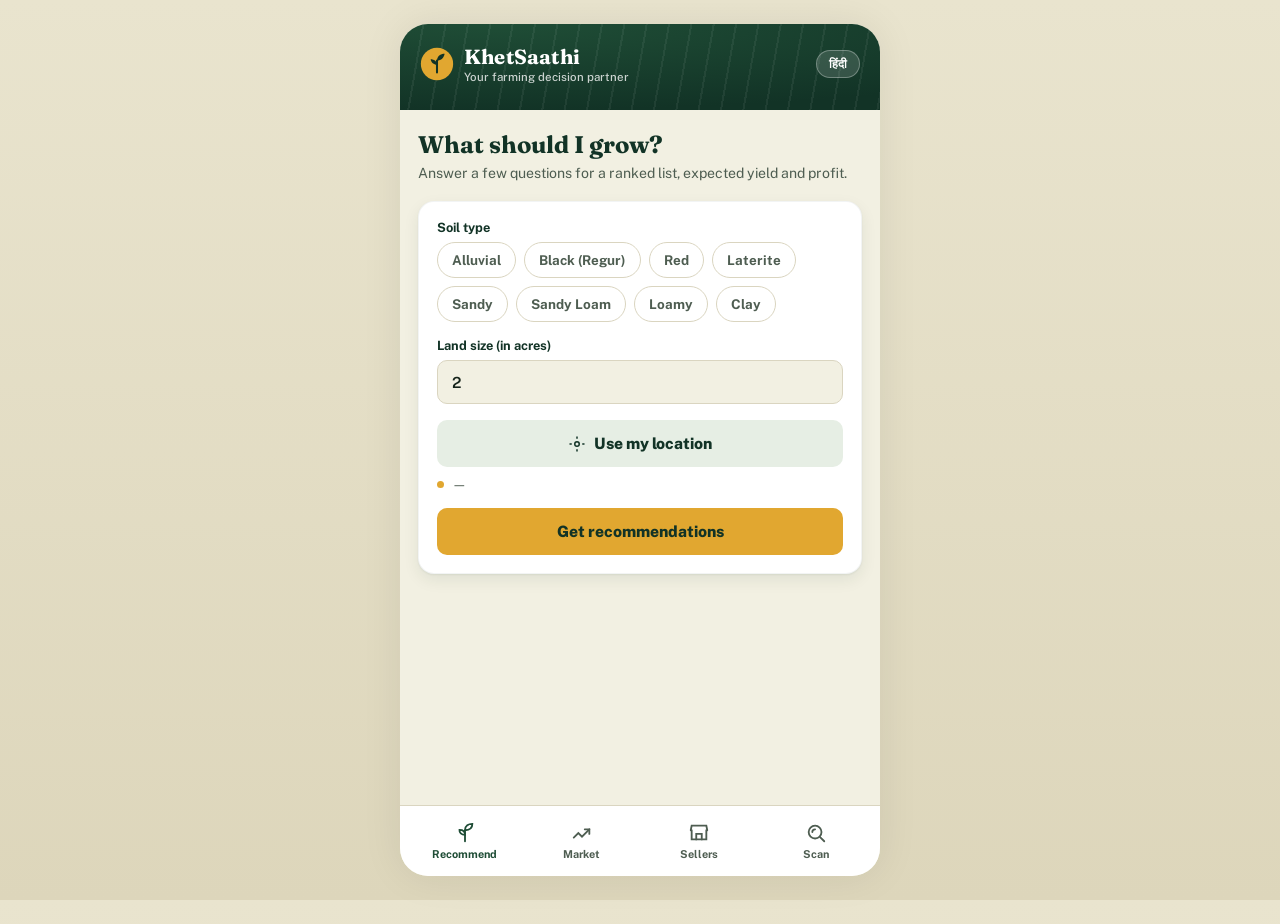
<file: Final KhetSaathi App/index.html>
<!DOCTYPE html>
<html lang="en">
<head>
<meta charset="UTF-8" />
<meta name="viewport" content="width=device-width, initial-scale=1, viewport-fit=cover" />
<title>KhetSaathi — Farming Decision Assistant</title>
<meta name="description" content="Free crop recommendation, market prices, nearby agri-input sellers and a plant disease scanner for farmers." />
<meta name="theme-color" content="#123326" />
<link rel="manifest" href="./manifest.json" />
<link rel="icon" href="./icons/icon-192.png" type="image/png" />
<link rel="apple-touch-icon" href="./icons/apple-touch-icon.png" />
<link rel="stylesheet" href="./css/style.css" />
</head>
<body>
<div class="app-shell">

  <!-- ===== Header ===== -->
  <header class="app-header furrow">
    <div class="app-header-row">
      <div class="brand">
        <svg class="brand-mark" viewBox="0 0 40 40" fill="none">
          <circle cx="20" cy="20" r="19" fill="#E1A730"/>
          <path d="M20 30V16" stroke="#123326" stroke-width="2.4" stroke-linecap="round"/>
          <path d="M20 16c0-5 4-8 9-8-1 5-4 8-9 8Z" fill="#123326"/>
          <path d="M20 21c0-4-3.5-6.5-7.5-6.5C13.3 18.2 15.9 21 20 21Z" fill="#123326"/>
        </svg>
        <div>
          <div class="brand-name" data-t="appName">KhetSaathi</div>
          <div class="brand-tagline" data-t="tagline">Your farming decision partner</div>
        </div>
      </div>
      <button class="lang-btn" id="langBtn">हिंदी</button>
    </div>
  </header>

  <!-- ===== Main ===== -->
  <main class="app-main">

    <!-- ---------- SCREEN 1: RECOMMEND ---------- -->
    <section class="screen active" id="screen-recommend">
      <h1 class="section-title" data-t="recTitle">What should I grow?</h1>
      <p class="section-sub" data-t="recSub">Answer a few questions for a ranked list, expected yield and profit.</p>

      <div class="card">
        <div class="field">
          <label data-t="soilLabel">Soil type</label>
          <div class="chip-row" id="soilChips"></div>
        </div>
        <div class="field">
          <label data-t="acreLabel">Land size (in acres)</label>
          <input type="number" id="acreInput" value="2" min="0.1" step="0.1" />
        </div>
        <button class="btn secondary" id="locateBtn">
          <svg class="btn-icon" viewBox="0 0 24 24" fill="none" stroke="currentColor" stroke-width="2"><circle cx="12" cy="12" r="3"/><path d="M12 2v3M12 19v3M2 12h3M19 12h3"/></svg>
          <span data-t="locateBtn">Use my location</span>
        </button>
        <div class="status-line" id="locateStatus"><span class="dot"></span> <span>—</span></div>
        <button class="btn mt" id="getRecsBtn" style="margin-top:16px;" data-t="getRecs">Get recommendations</button>
      </div>

      <div id="resultsWrap"></div>
    </section>

    <!-- ---------- SCREEN 2: MARKET ---------- -->
    <section class="screen" id="screen-market">
      <h1 class="section-title" data-t="marketTitle">Market prices</h1>
      <p class="section-sub" data-t="marketSub">Live mandi prices where available, otherwise a reference estimate.</p>

      <div class="card">
        <button class="btn secondary" id="marketLocationBtn">Use my location for local mandi prices</button>
        <div class="status-line" id="marketLocationStatus"><span class="dot"></span> Use location to filter live prices to your district</div>
        <div class="field" style="margin-bottom:12px;">
          <input type="text" id="cropSearch" data-t-ph="searchCrop" placeholder="Search a crop…" />
        </div>
        <div class="field" style="margin-bottom:0;">
          <label data-t="stateLabel">State (for live mandi data)</label>
          <select id="stateSelect"></select>
        </div>
      </div>

      <div class="card" id="marketList" style="padding:6px 18px;"></div>
    </section>

    <!-- ---------- SCREEN 3: SELLERS ---------- -->
    <section class="screen" id="screen-sellers">
      <h1 class="section-title" data-t="sellersTitle">Sellers near you</h1>
      <p class="section-sub" data-t="sellersSub">Seed, fertilizer and agri-input shops close to your location.</p>
      <button class="btn" id="findSellersBtn" data-t="findSellers">Find nearby sellers</button>
      <a class="seller-listing-link" href="./seller-listing.html" target="_blank" rel="noopener">Own an agri shop? List it free →</a>
      <div id="sellersList" class="mt"></div>
    </section>

    <!-- ---------- SCREEN 4: SCAN ---------- -->
    <section class="screen" id="screen-scan">
      <h1 class="section-title" data-t="scanTitle">Plant disease scanner</h1>
      <p class="section-sub" data-t="scanSub">Upload or capture a clear photo of the affected leaf.</p>

      <div class="upload-zone" id="uploadZone">
        <svg viewBox="0 0 24 24" fill="none" stroke="currentColor" stroke-width="1.8"><path d="M4 16l4.5-6 3.5 4.5L15.5 10 20 16"/><rect x="3" y="4" width="18" height="16" rx="2"/><circle cx="8" cy="8" r="1.4" fill="currentColor" stroke="none"/></svg>
        <div style="font-weight:700; color:var(--green-900);" data-t="uploadPhoto">Upload photo</div>
        <div class="section-sub" style="margin:4px 0 0;" data-t="takePhoto">Take photo</div>
        <input type="file" id="fileInput" accept="image/*" capture="environment" class="visually-hidden" />
      </div>

      <div id="scanResult" class="mt"></div>
    </section>

  </main>

  <!-- ===== Bottom nav ===== -->
  <nav class="bottom-nav">
    <button class="nav-btn active" data-screen="recommend">
      <svg viewBox="0 0 24 24" fill="none" stroke="currentColor" stroke-width="2" stroke-linecap="round"><path d="M12 21V9"/><path d="M12 9c0-5 4-7 8-7 0 5-3 7-8 7Z"/><path d="M12 14c0-3.5-2.5-5.5-6-5.5-.3 3 2 5.5 6 5.5Z"/></svg>
      <span data-t="navRecommend">Recommend</span>
    </button>
    <button class="nav-btn" data-screen="market">
      <svg viewBox="0 0 24 24" fill="none" stroke="currentColor" stroke-width="2" stroke-linecap="round"><path d="M3 17l5-5 4 4 8-8"/><path d="M15 8h5v5"/></svg>
      <span data-t="navMarket">Market</span>
    </button>
    <button class="nav-btn" data-screen="sellers">
      <svg viewBox="0 0 24 24" fill="none" stroke="currentColor" stroke-width="2" stroke-linecap="round"><path d="M3 9l1-5h16l1 5"/><path d="M4 9v10h16V9"/><path d="M9 19v-6h6v6"/></svg>
      <span data-t="navSellers">Sellers</span>
    </button>
    <button class="nav-btn" data-screen="scan">
      <svg viewBox="0 0 24 24" fill="none" stroke="currentColor" stroke-width="2" stroke-linecap="round"><circle cx="11" cy="11" r="7"/><path d="M21 21l-4.3-4.3"/><path d="M8 11c0-1.7 1.3-3 3-3"/></svg>
      <span data-t="navScan">Scan</span>
    </button>
  </nav>

  <!-- ===== Toast ===== -->
  <div class="toast" id="toast"></div>

  <!-- ===== Modal ===== -->
  <div class="modal-backdrop" id="modalBackdrop">
    <div class="modal-sheet" id="modalSheet"></div>
  </div>

</div>

<script src="./js/config.js"></script>
<script src="./js/data.js"></script>
<script src="./js/api.js"></script>
<script src="./js/app.js"></script>
</body>
</html>
</file>
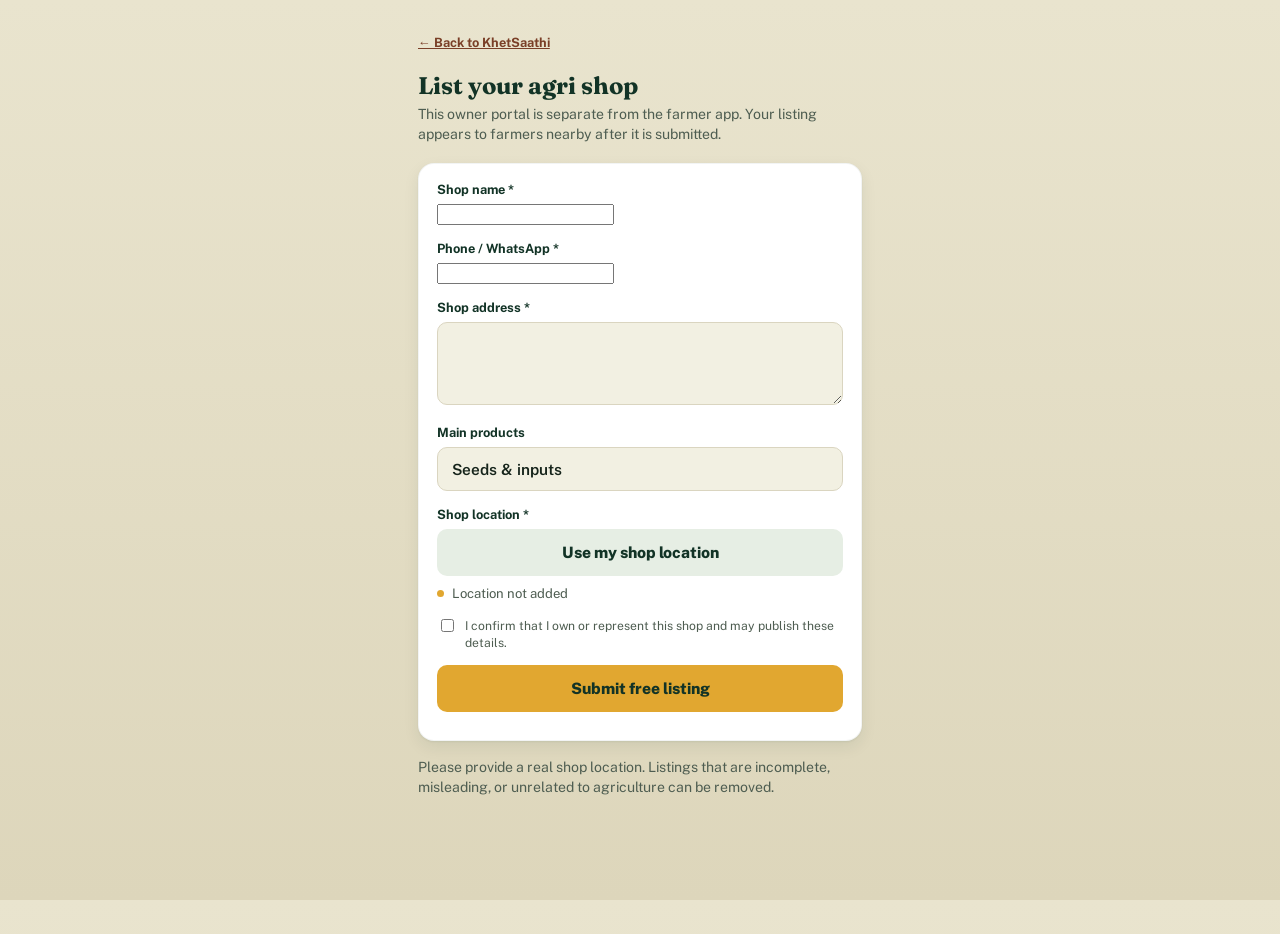
<file: Final KhetSaathi App/seller-listing.html>
<!DOCTYPE html>
<html lang="en">
<head>
<meta charset="UTF-8" />
<meta name="viewport" content="width=device-width, initial-scale=1, viewport-fit=cover" />
<title>List your agri shop — KhetSaathi</title>
<meta name="description" content="A separate self-service listing page for agricultural input shops." />
<link rel="stylesheet" href="./css/style.css" />
</head>
<body>
<main class="app-main" style="max-width:480px;margin:0 auto;padding-top:32px;">
  <a class="detail-link" href="./index.html">← Back to KhetSaathi</a>
  <h1 class="section-title" style="margin-top:20px;">List your agri shop</h1>
  <p class="section-sub">This owner portal is separate from the farmer app. Your listing appears to farmers nearby after it is submitted.</p>

  <form id="sellerListingForm" class="card" novalidate>
    <div class="field"><label for="shopName">Shop name *</label><input id="shopName" name="name" required maxlength="100" autocomplete="organization" /></div>
    <div class="field"><label for="shopPhone">Phone / WhatsApp *</label><input id="shopPhone" name="phone" required inputmode="tel" maxlength="25" autocomplete="tel" /></div>
    <div class="field"><label for="shopAddress">Shop address *</label><textarea id="shopAddress" name="address" required maxlength="250" rows="3"></textarea></div>
    <div class="field"><label for="shopCategory">Main products</label><select id="shopCategory" name="category"><option value="Seeds & inputs">Seeds & inputs</option><option value="Fertilizer & crop protection">Fertilizer & crop protection</option><option value="Irrigation & tools">Irrigation & tools</option><option value="Mixed agri supplies">Mixed agri supplies</option></select></div>
    <div class="field"><label>Shop location *</label><button class="btn secondary" type="button" id="shopLocationBtn">Use my shop location</button><div class="status-line" id="shopLocationStatus"><span class="dot"></span> Location not added</div></div>
    <input type="hidden" id="shopLat" name="lat" />
    <input type="hidden" id="shopLon" name="lon" />
    <label class="consent-row"><input type="checkbox" id="shopConsent" required /> I confirm that I own or represent this shop and may publish these details.</label>
    <button class="btn mt" type="submit" id="submitListingBtn">Submit free listing</button>
    <div class="status-line" id="listingStatus" aria-live="polite"></div>
  </form>

  <p class="section-sub" style="margin:16px 0 36px;">Please provide a real shop location. Listings that are incomplete, misleading, or unrelated to agriculture can be removed.</p>
</main>
<script src="./js/config.js"></script>
<script src="./js/api.js"></script>
<script src="./js/seller-listing.js"></script>
</body>
</html>
</file>
<file: Final KhetSaathi App/css/style.css>
/* ============================================================
   KISAN MITRA — style.css
   Design language: working farmland, not a generic dashboard.
   Palette grounded in soil, monsoon sky and turmeric.
   High contrast throughout — used outdoors, in sunlight,
   often on cheap Android screens.
   ============================================================ */

@import url('https://fonts.googleapis.com/css2?family=Fraunces:opsz,wght@9..144,500;9..144,600;9..144,700&family=Public+Sans:wght@400;500;600;700;800&display=swap');

:root{
  --paper:#F2F0E2;
  --surface:#FFFFFF;
  --ink:#16241B;
  --ink-soft:#4E5D51;
  --line:#DAD5C0;

  --green-900:#123326;
  --green-700:#1F4D36;
  --green-100:#E6EEE4;

  --gold-600:#B9821F;
  --gold-500:#E1A730;
  --gold-100:#FBEDCB;

  --rust-700:#7A3F27;
  --sky-600:#2F6690;
  --danger:#A83B32;

  --radius-s:10px;
  --radius-m:16px;
  --radius-l:24px;

  --font-display:'Fraunces', Georgia, serif;
  --font-body:'Public Sans', -apple-system, Roboto, sans-serif;

  --shadow-card: 0 1px 2px rgba(18,51,38,0.06), 0 6px 16px rgba(18,51,38,0.08);
}

*{ box-sizing:border-box; }
html,body{ height:100%; }
body{
  margin:0;
  background:var(--paper);
  color:var(--ink);
  font-family:var(--font-body);
  -webkit-font-smoothing:antialiased;
  overscroll-behavior-y:none;
}

.app-shell{
  max-width:480px;
  margin:0 auto;
  min-height:100dvh;
  background:var(--paper);
  position:relative;
  display:flex;
  flex-direction:column;
  box-shadow: 0 0 40px rgba(0,0,0,0.08);
}
@media (min-width:481px){
  body{ background: linear-gradient(180deg,#E9E4CE,#DDD6BB); }
  .app-shell{ margin:24px auto; min-height:calc(100dvh - 48px); border-radius:28px; overflow:hidden; }
}

/* ---------- Furrow motif: the signature element ----------
   Repeating hand-drawn-feeling contour lines, like a ploughed
   field seen from above. Used behind the header and as a
   section divider — ties every screen back to soil & rows. */
.furrow{
  background-image: repeating-linear-gradient(
    178deg,
    rgba(255,255,255,0.10) 0px,
    rgba(255,255,255,0.10) 2px,
    transparent 2px,
    transparent 13px
  );
}

/* ---------- Header ---------- */
.app-header{
  background: radial-gradient(140% 100% at 20% 0%, var(--green-700), var(--green-900));
  color:#fff;
  padding:20px 20px 26px;
  position:relative;
  overflow:hidden;
}
.app-header::after{
  content:"";
  position:absolute; inset:0;
  background-image: repeating-linear-gradient(100deg, rgba(255,255,255,0.06) 0 2px, transparent 2px 22px);
  pointer-events:none;
}
.app-header-row{ display:flex; align-items:center; justify-content:space-between; position:relative; z-index:1; }
.brand{ display:flex; align-items:center; gap:10px; }
.brand-mark{ width:34px; height:34px; flex:none; }
.brand-name{ font-family:var(--font-display); font-weight:700; font-size:1.28rem; letter-spacing:0.2px; }
.brand-tagline{ font-size:0.72rem; opacity:0.78; margin-top:1px; font-weight:500; }
.lang-btn{
  background:rgba(255,255,255,0.14); color:#fff; border:1px solid rgba(255,255,255,0.3);
  border-radius:999px; padding:6px 12px; font-size:0.74rem; font-weight:700; cursor:pointer;
}
.lang-btn:active{ background:rgba(255,255,255,0.26); }

/* ---------- Main content ---------- */
.app-main{ flex:1; padding:18px 18px 100px; }
.screen{ display:none; animation:fadein 0.25s ease; }
.screen.active{ display:block; }
@keyframes fadein{ from{opacity:0; transform:translateY(6px);} to{opacity:1; transform:none;} }

.section-title{ font-family:var(--font-display); font-size:1.5rem; font-weight:700; margin:2px 0 4px; color:var(--green-900); }
.section-sub{ font-size:0.88rem; color:var(--ink-soft); margin:0 0 18px; line-height:1.45; }

.card{
  background:var(--surface);
  border-radius:var(--radius-m);
  padding:18px;
  box-shadow:var(--shadow-card);
  margin-bottom:16px;
  border:1px solid rgba(18,51,38,0.05);
}

.field{ margin-bottom:16px; }
.field label{ display:block; font-size:0.8rem; font-weight:700; color:var(--green-900); margin-bottom:7px; }
select, input[type=text], input[type=number], input[type=tel], textarea{
  width:100%; font-family:var(--font-body); font-size:0.96rem; font-weight:600;
  padding:12px 14px; border-radius:var(--radius-s); border:1.5px solid var(--line);
  background:var(--paper); color:var(--ink); appearance:none;
}
select:focus, input:focus{ outline:2.5px solid var(--gold-500); outline-offset:1px; border-color:var(--gold-500); }
textarea{ font:inherit; resize:vertical; }
.consent-row{ display:flex; align-items:flex-start; gap:8px; font-size:0.76rem; line-height:1.4; color:var(--ink-soft); }
.consent-row input{ margin-top:2px; flex:none; }

.chip-row{ display:flex; flex-wrap:wrap; gap:8px; }
.chip{
  padding:9px 14px; border-radius:999px; border:1.5px solid var(--line); background:var(--surface);
  font-weight:700; font-size:0.84rem; cursor:pointer; color:var(--ink-soft); user-select:none;
}
.chip.selected{ background:var(--green-700); border-color:var(--green-700); color:#fff; }

.btn{
  display:inline-flex; align-items:center; justify-content:center; gap:8px;
  width:100%; padding:14px 16px; border-radius:var(--radius-s); border:none;
  font-family:var(--font-body); font-weight:800; font-size:0.98rem; cursor:pointer;
  background:var(--gold-500); color:var(--green-900);
}
.btn:active{ background:var(--gold-600); }
.btn.secondary{ background:var(--green-100); color:var(--green-900); }
.btn.ghost{ background:transparent; color:var(--green-700); border:1.5px solid var(--green-700); }
.btn:disabled{ opacity:0.55; cursor:default; }
.btn-icon{ width:18px; height:18px; flex:none; }

.status-line{ display:flex; align-items:center; gap:8px; font-size:0.82rem; color:var(--ink-soft); margin-top:10px; }
.dot{ width:7px; height:7px; border-radius:50%; background:var(--gold-500); flex:none; }
.dot.live{ background:var(--green-700); }

/* ---------- Recommendation result cards ---------- */
.rank-badge{
  width:30px; height:30px; border-radius:9px; background:var(--green-700); color:#fff;
  display:flex; align-items:center; justify-content:center; font-family:var(--font-display); font-weight:700; flex:none;
}
.crop-card{ display:flex; flex-direction:column; gap:10px; }
.crop-card-top{ display:flex; align-items:center; gap:12px; }
.crop-name{ font-family:var(--font-display); font-weight:700; font-size:1.12rem; color:var(--green-900); }
.crop-meta{ font-size:0.76rem; color:var(--ink-soft); }
.badge{ margin-left:auto; background:var(--gold-100); color:var(--gold-600); font-size:0.7rem; font-weight:800; padding:4px 9px; border-radius:999px; white-space:nowrap; }
.match-bar-track{ height:7px; border-radius:99px; background:var(--green-100); overflow:hidden; }
.match-bar-fill{ height:100%; background:linear-gradient(90deg,var(--green-700),var(--gold-500)); border-radius:99px; }
.stat-row{ display:grid; grid-template-columns:1fr 1fr 1fr; gap:8px; margin-top:2px; }
.stat{ background:var(--paper); border-radius:var(--radius-s); padding:9px 8px; text-align:center; }
.stat-value{ font-family:var(--font-display); font-weight:700; font-size:0.98rem; color:var(--green-900); }
.stat-label{ font-size:0.64rem; color:var(--ink-soft); text-transform:uppercase; letter-spacing:0.4px; margin-top:2px; }
.detail-link{ font-size:0.8rem; font-weight:700; color:var(--rust-700); text-decoration:underline; cursor:pointer; align-self:flex-start; }

/* ---------- Simple SVG bar chart (profit breakdown) ---------- */
.chart-legend{ display:flex; gap:16px; font-size:0.76rem; color:var(--ink-soft); margin-top:8px; flex-wrap:wrap; }
.legend-dot{ width:9px; height:9px; border-radius:2px; display:inline-block; margin-right:5px; vertical-align:middle; }

/* ---------- Market ---------- */
.price-row{ display:flex; align-items:center; gap:12px; padding:12px 0; border-bottom:1px solid var(--line); }
.price-row:last-child{ border-bottom:none; }
.price-crop{ font-weight:700; font-size:0.92rem; color:var(--green-900); }
.price-value{ margin-left:auto; text-align:right; }
.price-num{ font-family:var(--font-display); font-weight:700; font-size:1.02rem; }
.price-unit{ font-size:0.68rem; color:var(--ink-soft); }
.price-tag{ font-size:0.62rem; font-weight:800; padding:2px 7px; border-radius:6px; }
.price-tag.live{ background:var(--green-100); color:var(--green-700); }
.price-tag.ref{ background:var(--gold-100); color:var(--gold-600); }

/* ---------- Sellers ---------- */
.seller-card{ display:flex; gap:12px; align-items:flex-start; }
.seller-icon{ width:38px; height:38px; border-radius:10px; background:var(--rust-700); flex:none; display:flex; align-items:center; justify-content:center; }
.seller-name{ font-weight:700; color:var(--green-900); font-size:0.94rem; }
.seller-sub{ font-size:0.78rem; color:var(--ink-soft); margin-top:2px; }
.seller-dist{ margin-left:auto; font-weight:800; color:var(--rust-700); font-size:0.82rem; white-space:nowrap; }
.seller-source{ display:inline-block; margin-left:6px; padding:2px 6px; border-radius:999px; background:var(--green-100); color:var(--green-700); font-size:0.62rem; vertical-align:middle; }
.seller-listing-link{ display:block; width:max-content; max-width:100%; margin:12px auto 0; color:var(--rust-700); font-size:0.82rem; font-weight:800; text-decoration:underline; }

/* ---------- Disease scanner ---------- */
.upload-zone{
  border:2px dashed var(--line); border-radius:var(--radius-m); padding:28px 16px; text-align:center;
  background:var(--surface); cursor:pointer;
}
.upload-zone svg{ width:34px; height:34px; color:var(--green-700); margin-bottom:8px; }
.preview-img{ width:100%; border-radius:var(--radius-m); display:block; margin-bottom:14px; max-height:280px; object-fit:cover; }
.confidence-track{ height:8px; border-radius:99px; background:var(--green-100); overflow:hidden; margin:4px 0 2px; }
.confidence-fill{ height:100%; background:var(--gold-500); }
.spinner{ width:22px; height:22px; border:3px solid var(--green-100); border-top-color:var(--green-700); border-radius:50%; animation:spin 0.8s linear infinite; margin:0 auto; }
@keyframes spin{ to{ transform:rotate(360deg); } }

.empty-state{ text-align:center; padding:36px 16px; color:var(--ink-soft); }
.empty-state svg{ width:40px; height:40px; margin-bottom:10px; color:var(--line); }

/* ---------- Bottom nav ---------- */
.bottom-nav{
  position:absolute; left:0; right:0; bottom:0;
  display:flex; background:var(--surface); border-top:1px solid var(--line);
  padding:8px 6px calc(8px + env(safe-area-inset-bottom));
  z-index:10;
}
.nav-btn{
  flex:1; display:flex; flex-direction:column; align-items:center; gap:4px;
  background:none; border:none; padding:8px 4px; color:var(--ink-soft); font-family:var(--font-body);
  font-size:0.68rem; font-weight:700; cursor:pointer;
}
.nav-btn svg{ width:22px; height:22px; }
.nav-btn.active{ color:var(--green-700); }
.nav-btn.active svg{ color:var(--green-700); }

/* ---------- Toast ---------- */
.toast{
  position:fixed; left:16px; right:16px; bottom:78px; max-width:448px; margin:0 auto;
  background:var(--ink); color:#fff;
  padding:12px 16px; border-radius:var(--radius-s); font-size:0.84rem; font-weight:600;
  opacity:0; pointer-events:none; transition:opacity 0.25s, transform 0.25s; transform:translateY(6px);
  z-index:20;
}
.toast.show{ opacity:1; transform:none; }

/* ---------- Modal (yield & profit detail) ----------
   Fixed (not absolute) so it anchors to the viewport, not to the
   full scrollable height of the page — otherwise on a long results
   list the sheet would render below the visible fold. */
.modal-backdrop{
  position:fixed; inset:0; max-width:480px; margin:0 auto;
  background:rgba(18,51,38,0.45); display:none; align-items:flex-end; z-index:30;
}
.modal-backdrop.show{ display:flex; }
.modal-sheet{
  background:var(--paper); width:100%; max-height:86%; overflow-y:auto; border-radius:22px 22px 0 0;
  padding:20px 18px calc(20px + env(safe-area-inset-bottom)); animation:sheetup 0.22s ease;
}
@keyframes sheetup{ from{ transform:translateY(24px); opacity:0.6; } to{ transform:none; opacity:1; } }
.modal-close{ width:36px; height:4px; background:var(--line); border-radius:99px; margin:0 auto 16px; }

/* ---------- Utility ---------- */
.row{ display:flex; align-items:center; gap:10px; }
.mt{ margin-top:14px; }
.visually-hidden{ position:absolute; width:1px; height:1px; overflow:hidden; clip:rect(0 0 0 0); }
.skeleton{ background:linear-gradient(90deg,var(--line) 25%,#eee6 37%,var(--line) 63%); background-size:400% 100%; animation:shimmer 1.4s ease infinite; border-radius:var(--radius-s); }
@keyframes shimmer{ 0%{background-position:100% 0;} 100%{background-position:-100% 0;} }

@media (prefers-reduced-motion: reduce){
  *{ animation-duration:0.001ms !important; transition-duration:0.001ms !important; }
}
</file>
